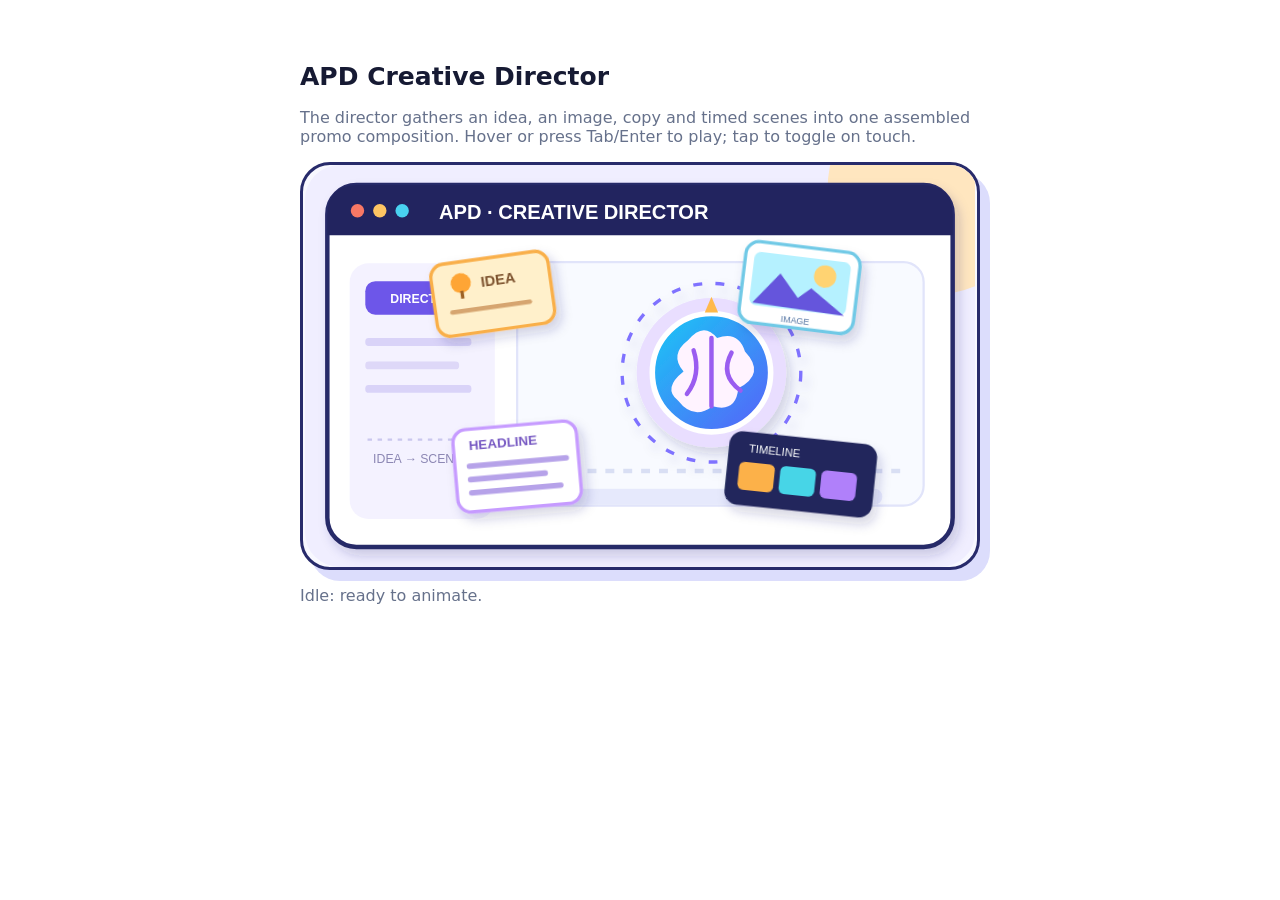
<file: promo-studio-assets/cards/apd-director/preview.html>
<!doctype html><html lang="en"><head><meta charset="utf-8"><meta name="viewport" content="width=device-width,initial-scale=1"><title>Promo Studio · APD Creative Director</title><link rel="stylesheet" href="./motion.css"></head><body><main class="wrap"><h1>APD Creative Director</h1><p>The director gathers an idea, an image, copy and timed scenes into one assembled promo composition. Hover or press Tab/Enter to play; tap to toggle on touch.</p><button class="anim-card" id="demo" type="button" aria-label="Preview APD Creative Director animation" aria-pressed="false"><img class="layer-base" src="./base.svg" alt="" aria-hidden="true"><img class="layer-director-core" src="./director-core.svg" alt="" aria-hidden="true"><img class="layer-idea" src="./idea.svg" alt="" aria-hidden="true"><img class="layer-image" src="./image.svg" alt="" aria-hidden="true"><img class="layer-copy" src="./copy.svg" alt="" aria-hidden="true"><img class="layer-timeline" src="./timeline.svg" alt="" aria-hidden="true"><img class="layer-promo-frame" src="./promo-frame.svg" alt="" aria-hidden="true"><img class="layer-beam" src="./beam.svg" alt="" aria-hidden="true"><img class="layer-sparkles" src="./sparkles.svg" alt="" aria-hidden="true"></button><p id="state" aria-live="polite">Idle: ready to animate.</p></main><script>const d=document.getElementById('demo'),s=document.getElementById('state');d.onclick=()=>{const on=d.classList.toggle('is-active');d.setAttribute('aria-pressed',on);s.textContent=on?'Animation shown — tap again to reset':'Idle: ready to animate.'};</script></body></html>
</file>
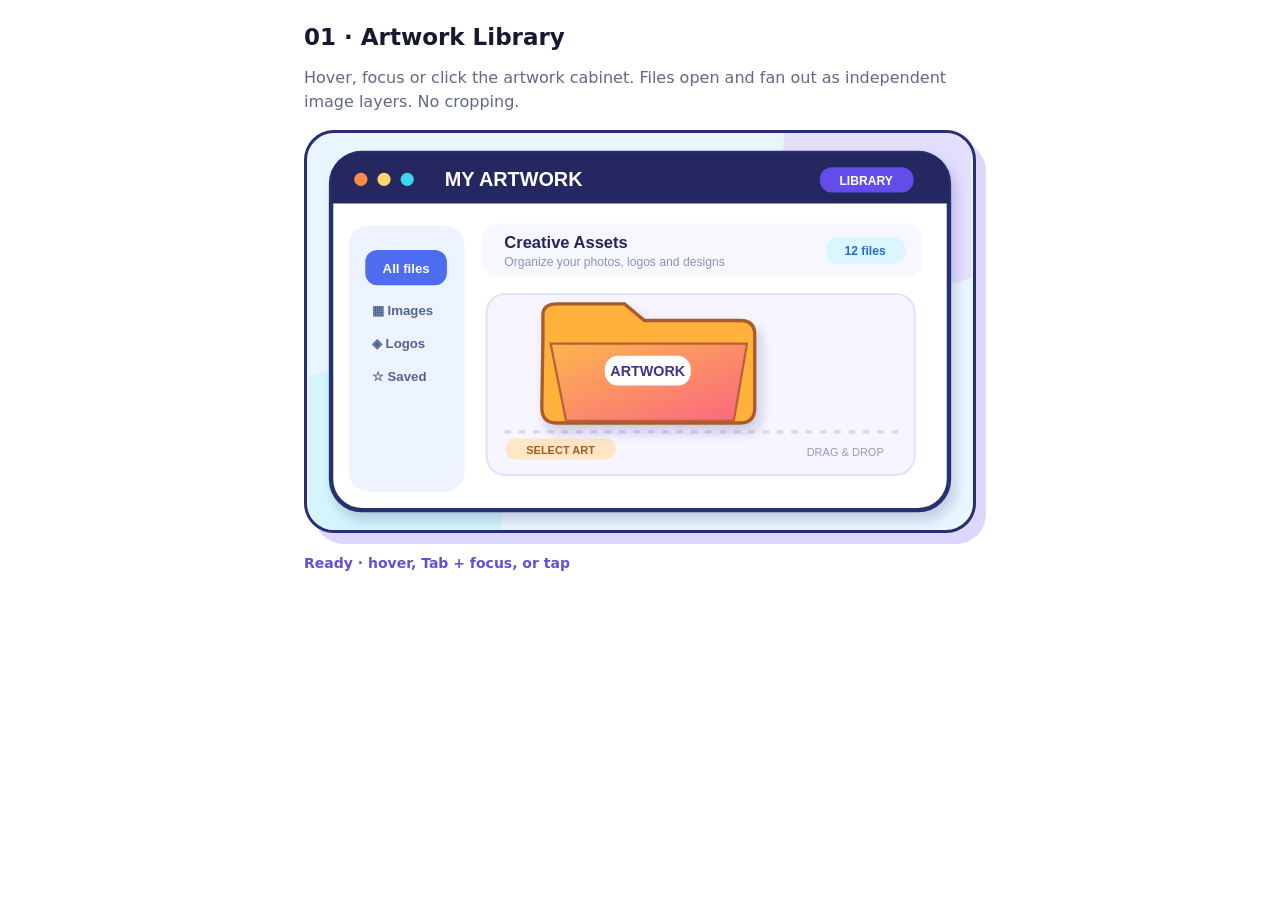
<file: promo-studio-assets/cards/artwork-library/preview.html>
<!doctype html><html lang="en"><head><meta charset="utf-8"><meta name="viewport" content="width=device-width,initial-scale=1"><title>Promo Studio · Artwork Library Hover Demo</title><link rel="stylesheet" href="./motion.css"></head><body><main class="preview-wrap"><h1>01 · Artwork Library</h1><p>Hover, focus or click the artwork cabinet. Files open and fan out as independent image layers. No cropping.</p><button class="library-card" id="card" type="button" aria-label="Open the digital artwork library animation" aria-pressed="false"><img class="base" src="./base.svg" alt="" aria-hidden="true"><img class="folder-closed" src="./folder-closed.svg" alt="" aria-hidden="true"><img class="folder-open" src="./folder-open.svg" alt="" aria-hidden="true"><img class="art-landscape" src="./art-landscape.svg" alt="" aria-hidden="true"><img class="art-portrait" src="./art-portrait.svg" alt="" aria-hidden="true"><img class="art-sticker" src="./art-sticker.svg" alt="" aria-hidden="true"><img class="art-logo" src="./art-logo.svg" alt="" aria-hidden="true"><img class="upload" src="./upload.svg" alt="" aria-hidden="true"><img class="cursor" src="./cursor.svg" alt="" aria-hidden="true"><img class="sparkles" src="./sparkles.svg" alt="" aria-hidden="true"></button><p class="status" id="status">Ready · hover, Tab + focus, or tap</p></main><script>const b=document.getElementById('card'),s=document.getElementById('status');b.addEventListener('click',()=>{const on=b.classList.toggle('is-active');b.setAttribute('aria-pressed',on);s.textContent=on?'Library open — all assets displayed':'Ready · hover, Tab + focus, or tap'});</script></body></html>
</file>
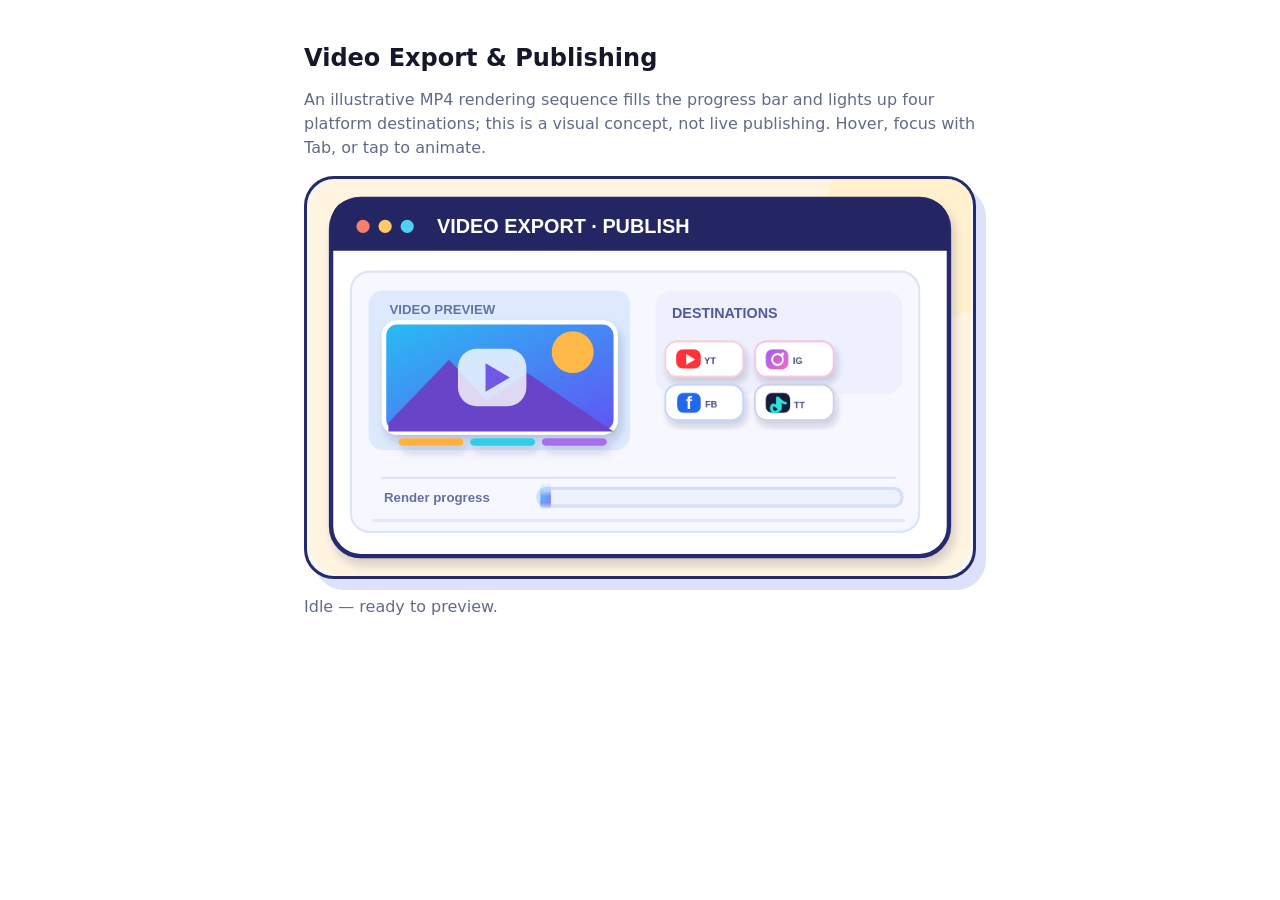
<file: promo-studio-assets/cards/export-publishing/preview.html>
<!doctype html><html lang="en"><head><meta charset="utf-8"><meta name="viewport" content="width=device-width,initial-scale=1"><title>Promo Studio · Video Export & Publishing</title><link rel="stylesheet" href="./motion.css"></head><body><main class="wrap"><h1>Video Export & Publishing</h1><p>An illustrative MP4 rendering sequence fills the progress bar and lights up four platform destinations; this is a visual concept, not live publishing. Hover, focus with Tab, or tap to animate.</p><button class="anim-card" type="button" id="demo" aria-label="Preview animated Video Export & Publishing feature" aria-pressed="false"><img src="./base.svg" class="layer-base" alt="" aria-hidden="true"><img src="./video.svg" class="layer-video" alt="" aria-hidden="true"><img src="./mp4.svg" class="layer-mp4" alt="" aria-hidden="true"><img src="./progress-track.svg" class="layer-progress-track" alt="" aria-hidden="true"><img src="./progress-fill.svg" class="layer-progress-fill" alt="" aria-hidden="true"><img src="./send-arrow.svg" class="layer-send-arrow" alt="" aria-hidden="true"><img src="./youtube.svg" class="layer-youtube" alt="" aria-hidden="true"><img src="./instagram.svg" class="layer-instagram" alt="" aria-hidden="true"><img src="./facebook.svg" class="layer-facebook" alt="" aria-hidden="true"><img src="./tiktok.svg" class="layer-tiktok" alt="" aria-hidden="true"><img src="./check.svg" class="layer-check" alt="" aria-hidden="true"></button><p id="status" aria-live="polite">Idle — ready to preview.</p></main><script>const card=document.getElementById('demo'),status=document.getElementById('status');card.onclick=()=>{const active=card.classList.toggle('is-active');card.setAttribute('aria-pressed',active);status.textContent=active?'Hover animation held; press again to reset':'Idle — ready to preview.'};</script></body></html>
</file>
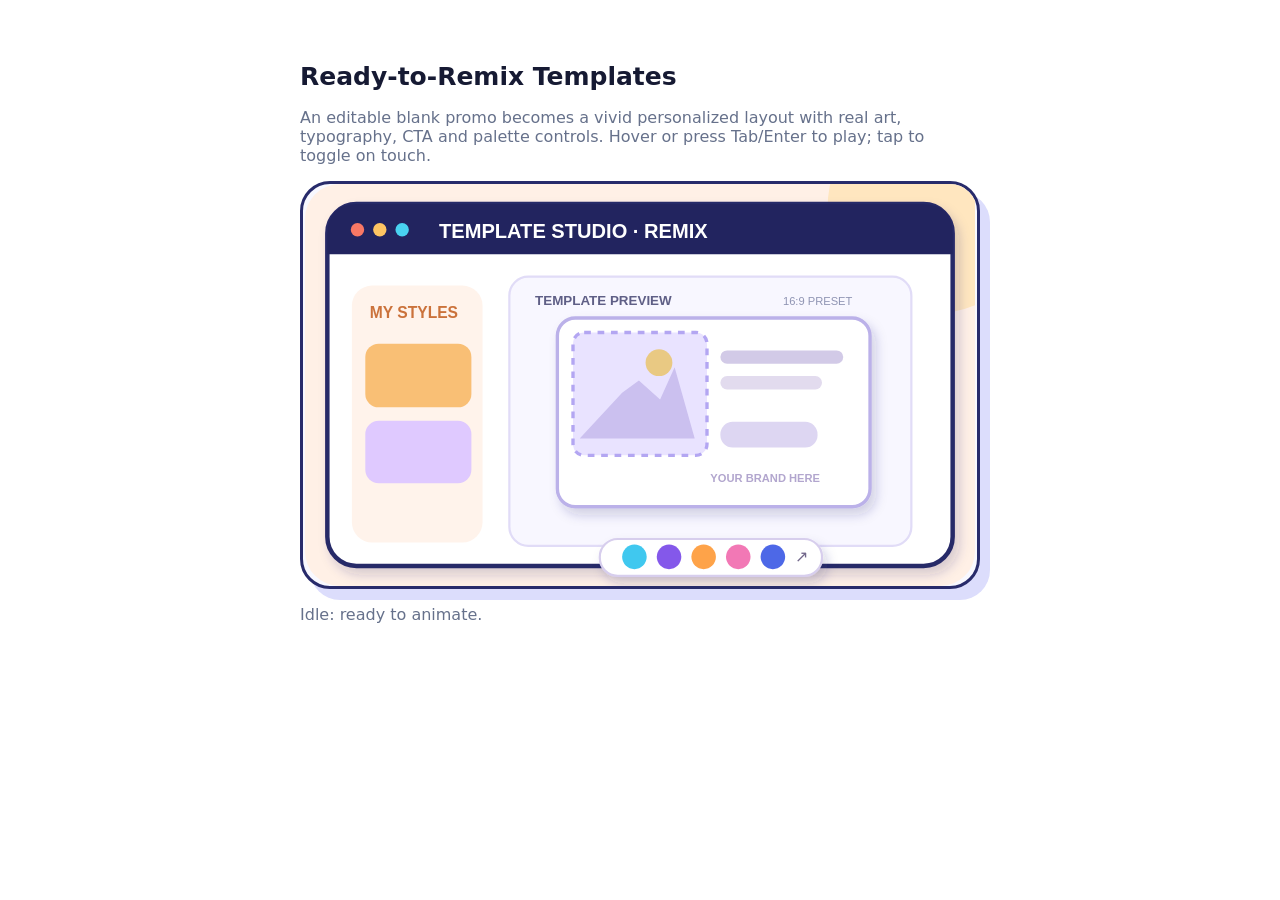
<file: promo-studio-assets/cards/remix-templates/preview.html>
<!doctype html><html lang="en"><head><meta charset="utf-8"><meta name="viewport" content="width=device-width,initial-scale=1"><title>Promo Studio · Ready-to-Remix Templates</title><link rel="stylesheet" href="./motion.css"></head><body><main class="wrap"><h1>Ready-to-Remix Templates</h1><p>An editable blank promo becomes a vivid personalized layout with real art, typography, CTA and palette controls. Hover or press Tab/Enter to play; tap to toggle on touch.</p><button class="anim-card" id="demo" type="button" aria-label="Preview Ready-to-Remix Templates animation" aria-pressed="false"><img class="layer-base" src="./base.svg" alt="" aria-hidden="true"><img class="layer-template-blank" src="./template-blank.svg" alt="" aria-hidden="true"><img class="layer-template-ready" src="./template-ready.svg" alt="" aria-hidden="true"><img class="layer-user-image" src="./user-image.svg" alt="" aria-hidden="true"><img class="layer-headline" src="./headline.svg" alt="" aria-hidden="true"><img class="layer-cta" src="./cta.svg" alt="" aria-hidden="true"><img class="layer-palette" src="./palette.svg" alt="" aria-hidden="true"><img class="layer-cursor" src="./cursor.svg" alt="" aria-hidden="true"><img class="layer-sparkles" src="./sparkles.svg" alt="" aria-hidden="true"></button><p id="state" aria-live="polite">Idle: ready to animate.</p></main><script>const d=document.getElementById('demo'),s=document.getElementById('state');d.onclick=()=>{const on=d.classList.toggle('is-active');d.setAttribute('aria-pressed',on);s.textContent=on?'Animation shown — tap again to reset':'Idle: ready to animate.'};</script></body></html>
</file>
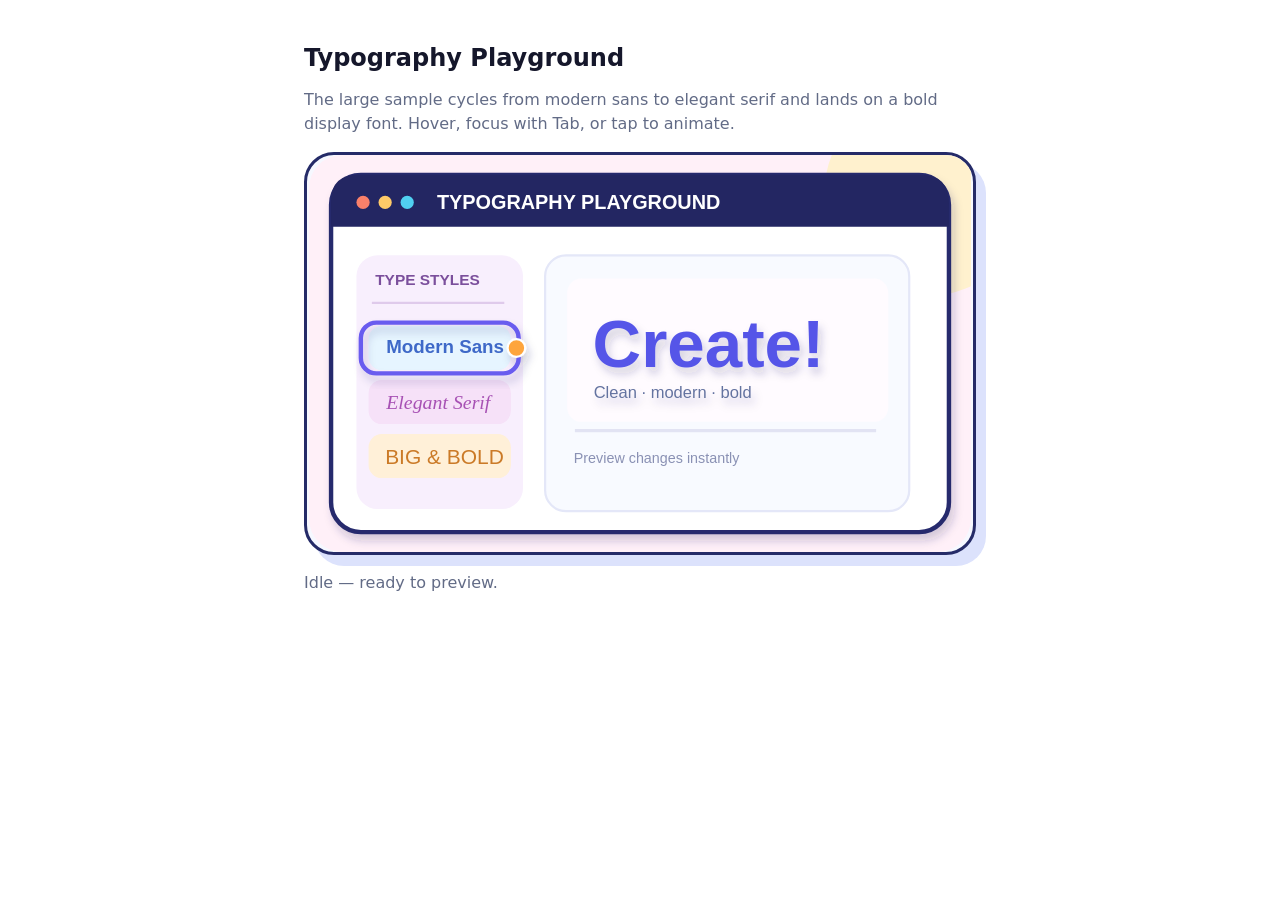
<file: promo-studio-assets/cards/typography-playground/preview.html>
<!doctype html><html lang="en"><head><meta charset="utf-8"><meta name="viewport" content="width=device-width,initial-scale=1"><title>Promo Studio · Typography Playground</title><link rel="stylesheet" href="./motion.css"></head><body><main class="wrap"><h1>Typography Playground</h1><p>The large sample cycles from modern sans to elegant serif and lands on a bold display font. Hover, focus with Tab, or tap to animate.</p><button class="anim-card" type="button" id="demo" aria-label="Preview animated Typography Playground feature" aria-pressed="false"><img src="./base.svg" class="layer-base" alt="" aria-hidden="true"><img src="./type-modern.svg" class="layer-type-modern" alt="" aria-hidden="true"><img src="./type-serif.svg" class="layer-type-serif" alt="" aria-hidden="true"><img src="./type-bold.svg" class="layer-type-bold" alt="" aria-hidden="true"><img src="./chip-modern.svg" class="layer-chip-modern" alt="" aria-hidden="true"><img src="./chip-serif.svg" class="layer-chip-serif" alt="" aria-hidden="true"><img src="./chip-bold.svg" class="layer-chip-bold" alt="" aria-hidden="true"><img src="./selector.svg" class="layer-selector" alt="" aria-hidden="true"><img src="./sparkles.svg" class="layer-sparkles" alt="" aria-hidden="true"></button><p id="status" aria-live="polite">Idle — ready to preview.</p></main><script>const card=document.getElementById('demo'),status=document.getElementById('status');card.onclick=()=>{const active=card.classList.toggle('is-active');card.setAttribute('aria-pressed',active);status.textContent=active?'Hover animation held; press again to reset':'Idle — ready to preview.'};</script></body></html>
</file>
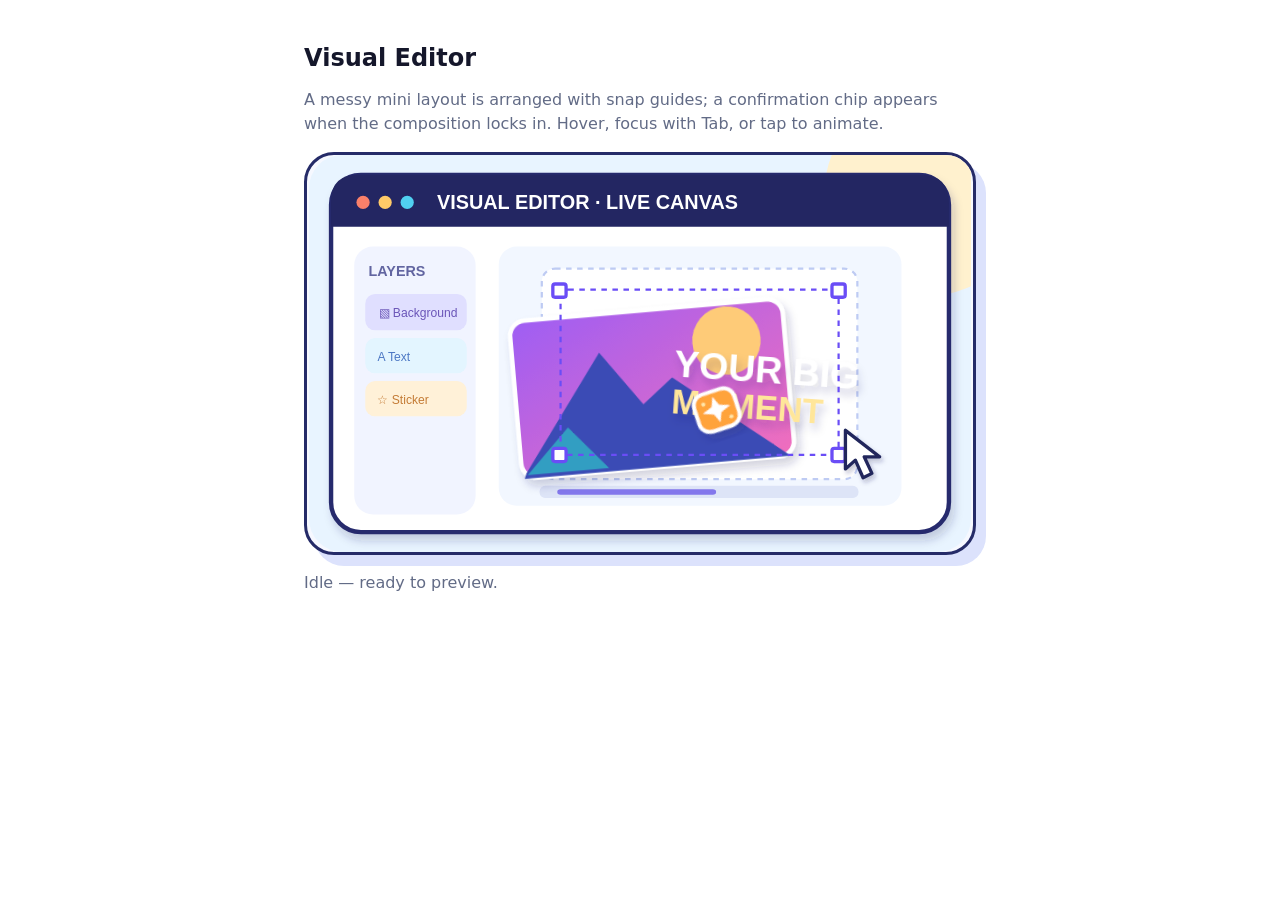
<file: promo-studio-assets/cards/visual-editor/preview.html>
<!doctype html><html lang="en"><head><meta charset="utf-8"><meta name="viewport" content="width=device-width,initial-scale=1"><title>Promo Studio · Visual Editor</title><link rel="stylesheet" href="./motion.css"></head><body><main class="wrap"><h1>Visual Editor</h1><p>A messy mini layout is arranged with snap guides; a confirmation chip appears when the composition locks in. Hover, focus with Tab, or tap to animate.</p><button class="anim-card" type="button" id="demo" aria-label="Preview animated Visual Editor feature" aria-pressed="false"><img src="./base.svg" class="layer-base" alt="" aria-hidden="true"><img src="./artwork.svg" class="layer-artwork" alt="" aria-hidden="true"><img src="./headline.svg" class="layer-headline" alt="" aria-hidden="true"><img src="./sticker.svg" class="layer-sticker" alt="" aria-hidden="true"><img src="./guides.svg" class="layer-guides" alt="" aria-hidden="true"><img src="./handles.svg" class="layer-handles" alt="" aria-hidden="true"><img src="./cursor.svg" class="layer-cursor" alt="" aria-hidden="true"><img src="./finish.svg" class="layer-finish" alt="" aria-hidden="true"><img src="./sparkles.svg" class="layer-sparkles" alt="" aria-hidden="true"></button><p id="status" aria-live="polite">Idle — ready to preview.</p></main><script>const card=document.getElementById('demo'),status=document.getElementById('status');card.onclick=()=>{const active=card.classList.toggle('is-active');card.setAttribute('aria-pressed',active);status.textContent=active?'Hover animation held; press again to reset':'Idle — ready to preview.'};</script></body></html>
</file>
<file: promo-studio-assets/cards/apd-director/motion.css>
/* Promo Studio: APD Creative Director */
*{box-sizing:border-box}body{margin:0;background:#fff;color:#161A33;font-family:system-ui,sans-serif}.wrap{max-width:720px;margin:25px auto;padding:20px}.wrap h1{font-size:25px}.wrap p{color:#66718B}.anim-card{display:block;width:100%;aspect-ratio:5/3;position:relative;isolation:isolate;overflow:hidden;border:3px solid #282B6B;border-radius:30px;background:#F8F8FF;cursor:pointer;box-shadow:10px 11px 0 #DCDDFC;outline-offset:6px}.anim-card img{position:absolute;inset:0;width:100%;height:100%;object-fit:contain;pointer-events:none;user-select:none;transition:transform 1.55s cubic-bezier(.2,.8,.2,1),opacity .6s ease;will-change:transform,opacity}
.anim-card .layer-base{z-index:1;opacity:1;transform:none;transform-origin:center}
.anim-card .layer-director-core{z-index:2;opacity:1;transform:none;transform-origin:center}
.anim-card .layer-idea{z-index:3;opacity:1;transform:translate(-115px,-75px) rotate(-8deg);transform-origin:center}
.anim-card .layer-image{z-index:4;opacity:1;transform:translate(177px,-78px) rotate(7deg);transform-origin:center}
.anim-card .layer-copy{z-index:5;opacity:1;transform:translate(-111px,76px) rotate(-5deg);transform-origin:center}
.anim-card .layer-timeline{z-index:6;opacity:1;transform:translate(174px,84px) rotate(6deg);transform-origin:center}
.anim-card .layer-promo-frame{z-index:7;opacity:0;transform:scale(.7);transform-origin:center}
.anim-card .layer-beam{z-index:8;opacity:0;transform:none;transform-origin:center}
.anim-card .layer-sparkles{z-index:9;opacity:0;transform:none;transform-origin:center}
:is(.anim-card:hover,.anim-card:focus-visible,.anim-card.is-active) .layer-director-core{opacity:0;transform:scale(.7);transition-delay:0.00s}
:is(.anim-card:hover,.anim-card:focus-visible,.anim-card.is-active) .layer-idea{opacity:0;transform:translate(-4px,-2px) scale(.6);transition-delay:0.06s}
:is(.anim-card:hover,.anim-card:focus-visible,.anim-card.is-active) .layer-image{opacity:0;transform:translate(4px,-4px) scale(.6);transition-delay:0.11s}
:is(.anim-card:hover,.anim-card:focus-visible,.anim-card.is-active) .layer-copy{opacity:0;transform:translate(2px,4px) scale(.6);transition-delay:0.17s}
:is(.anim-card:hover,.anim-card:focus-visible,.anim-card.is-active) .layer-timeline{opacity:0;transform:translate(5px,2px) scale(.6);transition-delay:0.22s}
:is(.anim-card:hover,.anim-card:focus-visible,.anim-card.is-active) .layer-promo-frame{opacity:1;transform:scale(1);transition-delay:0.28s}
:is(.anim-card:hover,.anim-card:focus-visible,.anim-card.is-active) .layer-beam{opacity:1;transform:scale(1);transition-delay:0.33s}
:is(.anim-card:hover,.anim-card:focus-visible,.anim-card.is-active) .layer-sparkles{opacity:1;transform:scale(1);transition-delay:0.39s}
@media(prefers-reduced-motion:reduce){.anim-card img{transition:none!important;animation:none!important;will-change:auto}}
</file>
<file: promo-studio-assets/cards/artwork-library/motion.css>
/* Promo Studio Card 01 — Artwork Library: motion-ready layers */
*{box-sizing:border-box}
html,body{margin:0;min-height:100%;font-family:system-ui,sans-serif;background:#fff;color:#171832}
.preview-wrap{max-width:720px;padding:24px;margin:0 auto}
h1{font-size:23px;margin:0 0 8px}p{color:#626887;line-height:1.5}
.library-card{display:block;width:100%;aspect-ratio:5/3;position:relative;overflow:hidden;background:#eaf7ff;border:3px solid #292E71;border-radius:30px;box-shadow:10px 11px 0 #dcd7ff;cursor:pointer;isolation:isolate;outline-offset:7px}
.library-card img{display:block;position:absolute;inset:0;width:100%;height:100%;object-fit:contain;object-position:center;user-select:none;pointer-events:none;transition:transform 1.55s cubic-bezier(.2,.8,.2,1),opacity .42s ease;will-change:transform,opacity}
.library-card .base{z-index:0}
.library-card .folder-closed{z-index:5;opacity:1}
.library-card .folder-open{z-index:8;opacity:0;transform:scale(.92);transform-origin:center}
.library-card .art-landscape,.library-card .art-portrait,.library-card .art-sticker,.library-card .art-logo{z-index:6;opacity:0;transform:translateY(34px) scale(.72)}
.library-card .upload{z-index:11;opacity:0;transform:translateY(16px)}
.library-card .cursor{z-index:12;opacity:0;transform:translate(30px,17px)}
.library-card .sparkles{z-index:13;opacity:0;transform:scale(.7)}
:is(.library-card:hover,.library-card:focus-visible,.library-card.is-active) .folder-closed{opacity:0;transform:rotateX(45deg) scale(.94)}
:is(.library-card:hover,.library-card:focus-visible,.library-card.is-active) .folder-open{opacity:1;transform:scale(1)}
:is(.library-card:hover,.library-card:focus-visible,.library-card.is-active) .art-landscape{opacity:1;transform:translate(-165px,-92px) rotate(-11deg);transition-delay:.08s}
:is(.library-card:hover,.library-card:focus-visible,.library-card.is-active) .art-portrait{opacity:1;transform:translate(-35px,-106px) rotate(-2deg);transition-delay:.15s}
:is(.library-card:hover,.library-card:focus-visible,.library-card.is-active) .art-sticker{opacity:1;transform:translate(109px,-85px) rotate(9deg);transition-delay:.23s}
:is(.library-card:hover,.library-card:focus-visible,.library-card.is-active) .art-logo{opacity:1;transform:translate(189px,1px) rotate(5deg);transition-delay:.32s}
:is(.library-card:hover,.library-card:focus-visible,.library-card.is-active) .upload{opacity:1;transform:translateY(0);transition-delay:.38s}
:is(.library-card:hover,.library-card:focus-visible,.library-card.is-active) .cursor{opacity:1;transform:translate(0,0);transition-delay:.3s}
:is(.library-card:hover,.library-card:focus-visible,.library-card.is-active) .sparkles{opacity:1;transform:scale(1);transition-delay:.5s}
.status{font-weight:700;color:#6350D9;font-size:14px;margin-top:20px}
@media(prefers-reduced-motion:reduce){.library-card img{transition:none!important;animation:none!important;will-change:auto}}
</file>
<file: promo-studio-assets/cards/export-publishing/motion.css>
/* Promo Studio · Video Export & Publishing · independent motion layers */
*{box-sizing:border-box}body{margin:0;background:white;color:#15172B;font-family:system-ui,sans-serif}.wrap{max-width:720px;margin:20px auto;padding:24px}h1{font-size:24px;margin:0 0 12px}p{color:#626B86;line-height:1.5}.anim-card{display:block;width:100%;aspect-ratio:5/3;position:relative;isolation:isolate;overflow:hidden;background:#F6F8FF;border:3px solid #252B68;border-radius:30px;box-shadow:10px 11px 0 #DCE2FC;cursor:pointer;outline-offset:6px}.anim-card img{position:absolute;inset:0;width:100%;height:100%;object-fit:contain;object-position:center;pointer-events:none;user-select:none;transition:opacity .55s ease,transform 1.55s cubic-bezier(.2,.8,.2,1);will-change:transform,opacity}
.anim-card .layer-base{z-index:1;opacity:1;transform:none;transform-origin:center}
.anim-card .layer-video{z-index:2;opacity:1;transform:none;transform-origin:center}
.anim-card .layer-mp4{z-index:3;opacity:0;transform:translate(-50px,15px) scale(.7);transform-origin:center}
.anim-card .layer-progress-track{z-index:4;opacity:1;transform:none;transform-origin:center}
.anim-card .layer-progress-fill{z-index:5;opacity:1;transform:scaleX(.03);transform-origin:35% 80%}
.anim-card .layer-send-arrow{z-index:6;opacity:0;transform:translate(-28px,22px);transform-origin:center}
.anim-card .layer-youtube{z-index:7;opacity:1;transform:scale(.82);transform-origin:center}
.anim-card .layer-instagram{z-index:8;opacity:1;transform:scale(.82);transform-origin:center}
.anim-card .layer-facebook{z-index:9;opacity:1;transform:scale(.82);transform-origin:center}
.anim-card .layer-tiktok{z-index:10;opacity:1;transform:scale(.82);transform-origin:center}
.anim-card .layer-check{z-index:11;opacity:0;transform:scale(.4);transform-origin:center}
:is(.anim-card:hover,.anim-card:focus-visible,.anim-card.is-active) .layer-video{opacity:0.38;transform:scale(.94);transition-delay:0.00s}
:is(.anim-card:hover,.anim-card:focus-visible,.anim-card.is-active) .layer-mp4{opacity:1;transform:translate(0,0) scale(1);transition-delay:0.07s}
:is(.anim-card:hover,.anim-card:focus-visible,.anim-card.is-active) .layer-progress-fill{opacity:1;transform:scaleX(1);transition-delay:0.13s}
:is(.anim-card:hover,.anim-card:focus-visible,.anim-card.is-active) .layer-send-arrow{opacity:1;transform:translate(0,0);transition-delay:0.20s}
:is(.anim-card:hover,.anim-card:focus-visible,.anim-card.is-active) .layer-youtube{opacity:1;transform:scale(1);transition-delay:0.26s}
:is(.anim-card:hover,.anim-card:focus-visible,.anim-card.is-active) .layer-instagram{opacity:1;transform:scale(1);transition-delay:0.33s}
:is(.anim-card:hover,.anim-card:focus-visible,.anim-card.is-active) .layer-facebook{opacity:1;transform:scale(1);transition-delay:0.39s}
:is(.anim-card:hover,.anim-card:focus-visible,.anim-card.is-active) .layer-tiktok{opacity:1;transform:scale(1);transition-delay:0.42s}
:is(.anim-card:hover,.anim-card:focus-visible,.anim-card.is-active) .layer-check{opacity:1;transform:scale(1);transition-delay:0.42s}
@media(prefers-reduced-motion:reduce){.anim-card img{transition:none!important;animation:none!important;will-change:auto}}
</file>
<file: promo-studio-assets/cards/remix-templates/motion.css>
/* Promo Studio: Ready-to-Remix Templates */
*{box-sizing:border-box}body{margin:0;background:#fff;color:#161A33;font-family:system-ui,sans-serif}.wrap{max-width:720px;margin:25px auto;padding:20px}.wrap h1{font-size:25px}.wrap p{color:#66718B}.anim-card{display:block;width:100%;aspect-ratio:5/3;position:relative;isolation:isolate;overflow:hidden;border:3px solid #282B6B;border-radius:30px;background:#F8F8FF;cursor:pointer;box-shadow:10px 11px 0 #DCDDFC;outline-offset:6px}.anim-card img{position:absolute;inset:0;width:100%;height:100%;object-fit:contain;pointer-events:none;user-select:none;transition:transform 1.55s cubic-bezier(.2,.8,.2,1),opacity .6s ease;will-change:transform,opacity}
.anim-card .layer-base{z-index:1;opacity:1;transform:none;transform-origin:center}
.anim-card .layer-template-blank{z-index:2;opacity:1;transform:none;transform-origin:center}
.anim-card .layer-template-ready{z-index:3;opacity:0;transform:scale(.85) rotate(-3deg);transform-origin:center}
.anim-card .layer-user-image{z-index:4;opacity:0;transform:translate(-112px,55px) rotate(-12deg);transform-origin:center}
.anim-card .layer-headline{z-index:5;opacity:0;transform:translate(80px,-24px);transform-origin:center}
.anim-card .layer-cta{z-index:6;opacity:0;transform:translateY(30px);transform-origin:center}
.anim-card .layer-palette{z-index:7;opacity:1;transform:translateY(20px);transform-origin:center}
.anim-card .layer-cursor{z-index:8;opacity:0;transform:translate(25px,15px);transform-origin:center}
.anim-card .layer-sparkles{z-index:9;opacity:0;transform:none;transform-origin:center}
:is(.anim-card:hover,.anim-card:focus-visible,.anim-card.is-active) .layer-template-blank{opacity:0;transform:scale(.94);transition-delay:0.00s}
:is(.anim-card:hover,.anim-card:focus-visible,.anim-card.is-active) .layer-template-ready{opacity:1;transform:scale(1) rotate(0);transition-delay:0.06s}
:is(.anim-card:hover,.anim-card:focus-visible,.anim-card.is-active) .layer-user-image{opacity:1;transform:translate(0,0) rotate(0);transition-delay:0.11s}
:is(.anim-card:hover,.anim-card:focus-visible,.anim-card.is-active) .layer-headline{opacity:1;transform:translate(0,0);transition-delay:0.17s}
:is(.anim-card:hover,.anim-card:focus-visible,.anim-card.is-active) .layer-cta{opacity:1;transform:translate(0,0);transition-delay:0.22s}
:is(.anim-card:hover,.anim-card:focus-visible,.anim-card.is-active) .layer-palette{opacity:1;transform:translateY(0);transition-delay:0.28s}
:is(.anim-card:hover,.anim-card:focus-visible,.anim-card.is-active) .layer-cursor{opacity:1;transform:translate(0,0);transition-delay:0.33s}
:is(.anim-card:hover,.anim-card:focus-visible,.anim-card.is-active) .layer-sparkles{opacity:1;transform:scale(1);transition-delay:0.39s}
@media(prefers-reduced-motion:reduce){.anim-card img{transition:none!important;animation:none!important;will-change:auto}}
</file>
<file: promo-studio-assets/cards/typography-playground/motion.css>
/* Promo Studio · Typography Playground · synchronized, responsive three-font motion */
*{box-sizing:border-box}body{margin:0;background:white;color:#15172B;font-family:system-ui,sans-serif}
.wrap{max-width:720px;margin:20px auto;padding:24px}h1{font-size:24px;margin:0 0 12px}p{color:#626B86;line-height:1.5}
.anim-card{display:block;width:100%;aspect-ratio:5/3;position:relative;isolation:isolate;overflow:hidden;background:#F6F8FF;border:3px solid #252B68;border-radius:30px;box-shadow:10px 11px 0 #DCE2FC;cursor:pointer;outline-offset:6px}
.anim-card img{position:absolute;inset:0;width:100%;height:100%;object-fit:contain;object-position:center;pointer-events:none;user-select:none;transition:none;will-change:auto}
.anim-card .layer-base{z-index:1;opacity:1;transform:none}
.anim-card .layer-type-modern{z-index:2;opacity:1}
.anim-card .layer-type-serif{z-index:3;opacity:0}
.anim-card .layer-type-bold{z-index:4;opacity:0}
.anim-card .layer-chip-modern{z-index:5;opacity:1}
.anim-card .layer-chip-serif{z-index:6;opacity:1}
.anim-card .layer-chip-bold{z-index:7;opacity:1}
.anim-card .layer-selector{z-index:8;opacity:1;transform:translateY(0)}
.anim-card .layer-sparkles{z-index:9;opacity:0}

/*
  One shared 2.4-second clock, not independent transitions.
  Font-chip rectangles in base.svg: y=155, 204, 253.
  Selector rect in selector.svg: y=152.
  Precise advances: 49/360 = 13.611111% and 98/360 = 27.222222%.
  CSS transform percentages use the full 600x360 image bounding box,
  so the selector stays centered over its chip at every responsive size.
*/
@keyframes ps-type-selector{
  0%,28%{transform:translateY(0)}
  34%,62%{transform:translateY(13.611111%)}
  68%,100%{transform:translateY(27.222222%)}
}
@keyframes ps-type-modern{
  0%,28%{opacity:1}
  34%,100%{opacity:0}
}
@keyframes ps-type-serif{
  0%,28%{opacity:0}
  34%,62%{opacity:1}
  68%,100%{opacity:0}
}
@keyframes ps-type-bold{
  0%,62%{opacity:0}
  68%,100%{opacity:1}
}
@keyframes ps-type-sparkles{
  0%,65%{opacity:0;transform:scale(.95)}
  80%,100%{opacity:1;transform:scale(1)}
}
:is(.anim-card:hover,.anim-card:focus-visible,.anim-card.is-active) .layer-selector{animation:ps-type-selector 2.4s ease-in-out both}
:is(.anim-card:hover,.anim-card:focus-visible,.anim-card.is-active) .layer-type-modern{animation:ps-type-modern 2.4s linear both}
:is(.anim-card:hover,.anim-card:focus-visible,.anim-card.is-active) .layer-type-serif{animation:ps-type-serif 2.4s linear both}
:is(.anim-card:hover,.anim-card:focus-visible,.anim-card.is-active) .layer-type-bold{animation:ps-type-bold 2.4s linear both}
:is(.anim-card:hover,.anim-card:focus-visible,.anim-card.is-active) .layer-sparkles{animation:ps-type-sparkles 2.4s ease-out both}
@media(prefers-reduced-motion:reduce){
 .anim-card img{animation:none!important;transition:none!important;will-change:auto}
 .anim-card .layer-selector{transform:translateY(0)!important}
 .anim-card .layer-type-modern{opacity:1!important}
 .anim-card .layer-type-serif,.anim-card .layer-type-bold{opacity:0!important}
}
</file>
<file: promo-studio-assets/cards/visual-editor/motion.css>
/* Promo Studio · Visual Editor · independent motion layers */
*{box-sizing:border-box}body{margin:0;background:white;color:#15172B;font-family:system-ui,sans-serif}.wrap{max-width:720px;margin:20px auto;padding:24px}h1{font-size:24px;margin:0 0 12px}p{color:#626B86;line-height:1.5}.anim-card{display:block;width:100%;aspect-ratio:5/3;position:relative;isolation:isolate;overflow:hidden;background:#F6F8FF;border:3px solid #252B68;border-radius:30px;box-shadow:10px 11px 0 #DCE2FC;cursor:pointer;outline-offset:6px}.anim-card img{position:absolute;inset:0;width:100%;height:100%;object-fit:contain;object-position:center;pointer-events:none;user-select:none;transition:opacity .55s ease,transform 1.55s cubic-bezier(.2,.8,.2,1);will-change:transform,opacity}
.anim-card .layer-base{z-index:1;opacity:1;transform:none;transform-origin:center}
.anim-card .layer-artwork{z-index:2;opacity:1;transform:translate(-49px,21px) rotate(-5deg);transform-origin:center}
.anim-card .layer-headline{z-index:3;opacity:1;transform:translate(86px,30px) rotate(4deg);transform-origin:center}
.anim-card .layer-sticker{z-index:4;opacity:1;transform:translate(-102px,70px) rotate(-25deg);transform-origin:center}
.anim-card .layer-guides{z-index:5;opacity:0;transform:none;transform-origin:center}
.anim-card .layer-handles{z-index:6;opacity:1;transform:none;transform-origin:center}
.anim-card .layer-cursor{z-index:7;opacity:1;transform:translate(30px,14px);transform-origin:center}
.anim-card .layer-finish{z-index:8;opacity:0;transform:scale(.5);transform-origin:center}
.anim-card .layer-sparkles{z-index:9;opacity:0;transform:none;transform-origin:center}
:is(.anim-card:hover,.anim-card:focus-visible,.anim-card.is-active) .layer-artwork{opacity:1;transform:translate(0,0) rotate(0);transition-delay:0.00s}
:is(.anim-card:hover,.anim-card:focus-visible,.anim-card.is-active) .layer-headline{opacity:1;transform:translate(0,0) rotate(0);transition-delay:0.07s}
:is(.anim-card:hover,.anim-card:focus-visible,.anim-card.is-active) .layer-sticker{opacity:1;transform:translate(0,0) rotate(0);transition-delay:0.13s}
:is(.anim-card:hover,.anim-card:focus-visible,.anim-card.is-active) .layer-guides{opacity:0.8;transform:scale(1);transition-delay:0.20s}
:is(.anim-card:hover,.anim-card:focus-visible,.anim-card.is-active) .layer-handles{opacity:0;transform:scale(1);transition-delay:0.26s}
:is(.anim-card:hover,.anim-card:focus-visible,.anim-card.is-active) .layer-cursor{opacity:1;transform:translate(-14px,-11px);transition-delay:0.33s}
:is(.anim-card:hover,.anim-card:focus-visible,.anim-card.is-active) .layer-finish{opacity:1;transform:scale(1);transition-delay:0.39s}
:is(.anim-card:hover,.anim-card:focus-visible,.anim-card.is-active) .layer-sparkles{opacity:1;transform:scale(1);transition-delay:0.42s}
@media(prefers-reduced-motion:reduce){.anim-card img{transition:none!important;animation:none!important;will-change:auto}}
</file>
